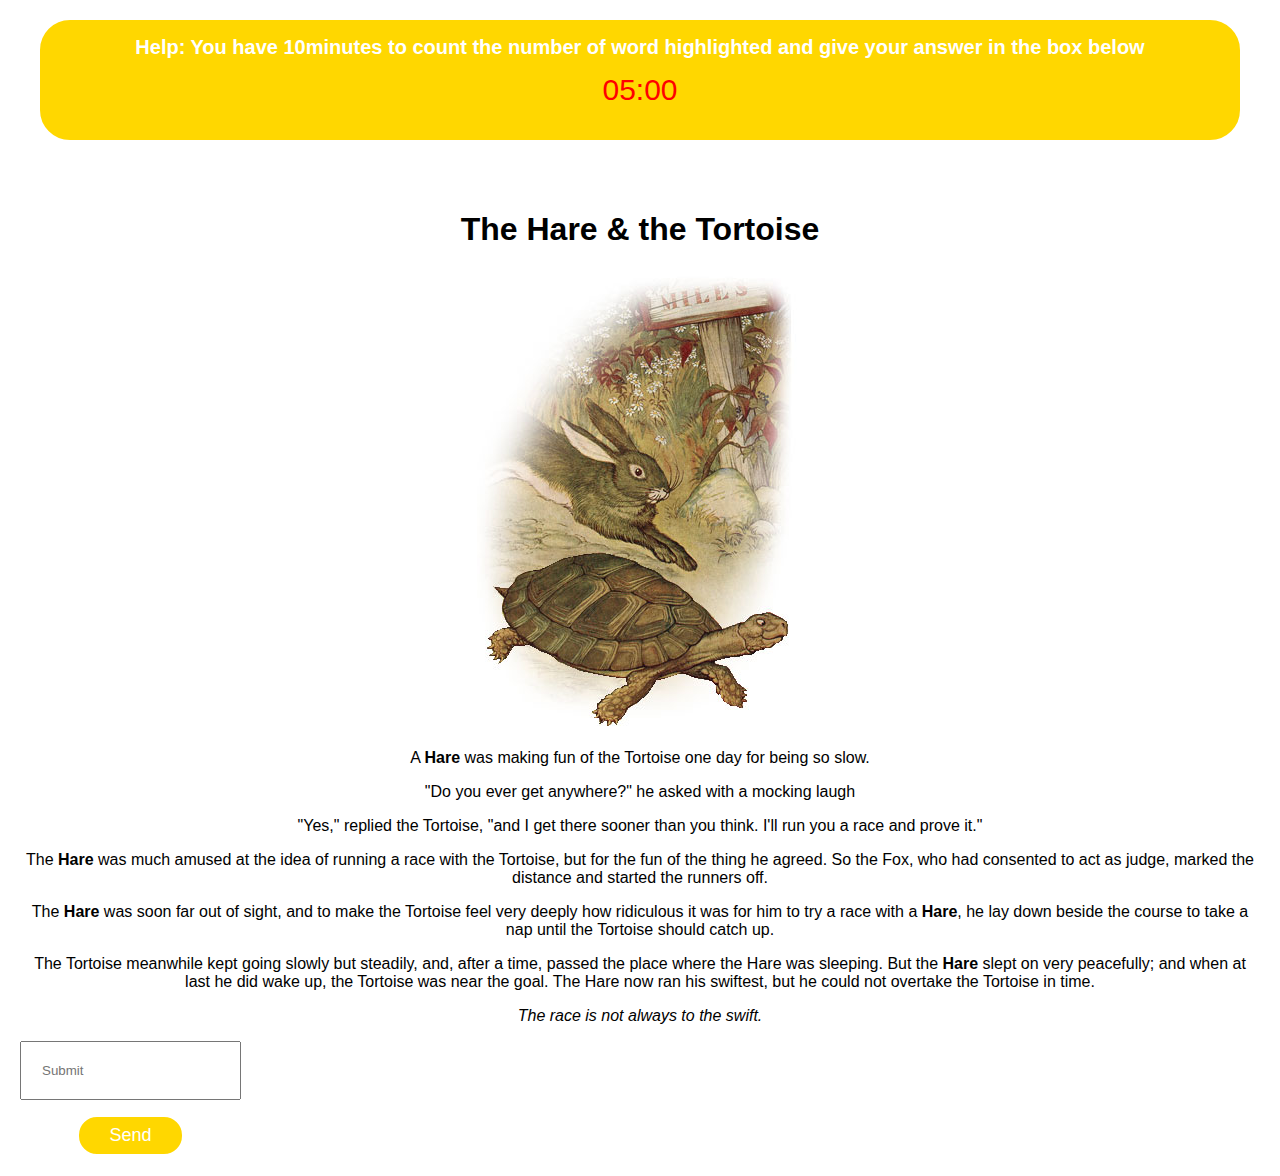
<file: level1.html>
<!DOCTYPE html>
<html lang="en">
  <head>
    <meta charset="UTF-8" />
    <meta http-equiv="X-UA-Compatible" content="IE=edge" />
    <meta name="viewport" content="width=device-width, initial-scale=1.0" />
    <link rel="stylesheet" href="css/level1.css" />
    <script src="js/jquery-3.6.0.js"></script>
    <script src="js/valid.js"></script>
    <script src="js/level1.js"></script>
    <title>Word Checker</title>
  </head>
  <body>
    <div class="help" id="help">
      <h1>
        Help: You have 10minutes to count the number of word highlighted and
        give your answer in the box below
      </h1>
      <p id="time"></p>
    </div>

    <div class="story" id="story">
      <h1>The Hare & the Tortoise</h1>
      <img src="images/level1I.jpg" alt="" />
      <p>
        A <b>Hare</b> was making fun of the Tortoise one day for being so slow.
      </p>
      <p>"Do you ever get anywhere?" he asked with a mocking laugh</p>
      <p>
        "Yes," replied the Tortoise, "and I get there sooner than you think.
        I'll run you a race and prove it."
      </p>
      <p>
        The <b>Hare</b> was much amused at the idea of running a race with the
        Tortoise, but for the fun of the thing he agreed. So the Fox, who had
        consented to act as judge, marked the distance and started the runners
        off.
      </p>
      <p>
        The <b>Hare</b> was soon far out of sight, and to make the Tortoise feel
        very deeply how ridiculous it was for him to try a race with a
        <b>Hare</b>, he lay down beside the course to take a nap until the
        Tortoise should catch up.
      </p>
      <p>
        The Tortoise meanwhile kept going slowly but steadily, and, after a
        time, passed the place where the Hare was sleeping. But the
        <b>Hare</b> slept on very peacefully; and when at last he did wake up,
        the Tortoise was near the goal. The Hare now ran his swiftest, but he
        could not overtake the Tortoise in time.
      </p>
      <p><i>The race is not always to the swift.</i></p>
    </div>

    <div class="input" id="form1">
      <form>
        <input
          type="text" name="answer" placeholder="Submit" required id="answer"
        />
        <br />
        <input type="submit" value="Send" class="btn1" id="submit" />
      </form>
    </div>

    <div class="congrats" id="congrats">
      <h1>Congratulation!</h1>
      <p>You have completed Level 1, advance to the next level</p>
      <button class="btn1"><a href="level2.html">Level 2</a></button>
    </div>

    <div class="sorry" id="sorry">
      <h1>Sorry!</h1>
      <p>You are Wrong, Try again</p>
    </div>
  </body>
</html>
</file>
<file: css/level1.css>
body {
  font-family: Verdana, Geneva, Tahoma, sans-serif;
  margin: 20px;
}

a {
  text-decoration: none;
  color: white;
}

.help {
  text-align: center;
  border-radius: 30px;
  border: 3px solid gold;
  margin: 20px;
  background-color: gold;
}

.help p {
  text-align: center;
  font-size: 30px;
  margin-top: 10px;
  color: red;
}

.help h1 {
  font-size: 20px;
  color: white;
}

.story {
  padding-top: 30px;
  text-align: center;
}

.input {
  display: inline-block;
  text-align: center;
}

.input input[type="text"] {
  padding: 20px;
}

.input label {
  font-size: 30px;
}
.btn1 {
  padding: 8px 30px;
  margin-top: 15px;
  background-color: gold;
  outline: none;
  border: none;
  color: white;
  border-radius: 20px;
  font-size: 18px;
  display: inline-block;
  cursor: pointer;
  border: 2px solid white;
}

.congrats {
  text-align: center;
  padding-top: 20px;
  margin: 20px;
  background-color: gold;
  border-radius: 30px;
  height: 200px;
  display: none;
}

.congrats h1 {
  color: white;
}

.congrats p {
  color: white;
}


.sorry {
  text-align: center;
  padding-top: 20px;
  margin: 20px;
  background-color: red;
  border-radius: 30px;
  height: 200px;
  display: none;
}

.sorry h1 {
  color: white;
}

.sorry p {
  color: white;
}


@media only screen and 
(min-width: 768px) {  
.col-1 {width: 8.33%;}   
.col-2 {width: 16.66%;}  
.col-3 {width: 25%;}  
.col-4 {width: 33.33%;}   
.col-5 {width: 41.66%;}   
.col-6 {width: 50%;}   
.col-7 {width: 58.33%;}   
.col-8 {width: 66.66%;}   
.col-9 {width: 75%;}   
.col-10 {width: 83.33%;}   
.col-11 {width: 91.66%;}   
.col-12 {width: 100%;} } 

@media only screen and (min-width: 600px) { 
.col-s-1 {width: 8.33%;}   
.col-s-2 {width: 16.66%;}  
.col-s-3 {width: 25%;}   
.col-s-4 {width: 33.33%;}   
.col-s-5 {width: 41.66%;}   
.col-s-6 {width: 50%;}   
.col-s-7 {width: 58.33%;}   
.col-s-8 {width: 66.66%;}  
.col-s-9 {width: 75%;}   
.col-s-10 {width: 83.33%;}
}
</file>
